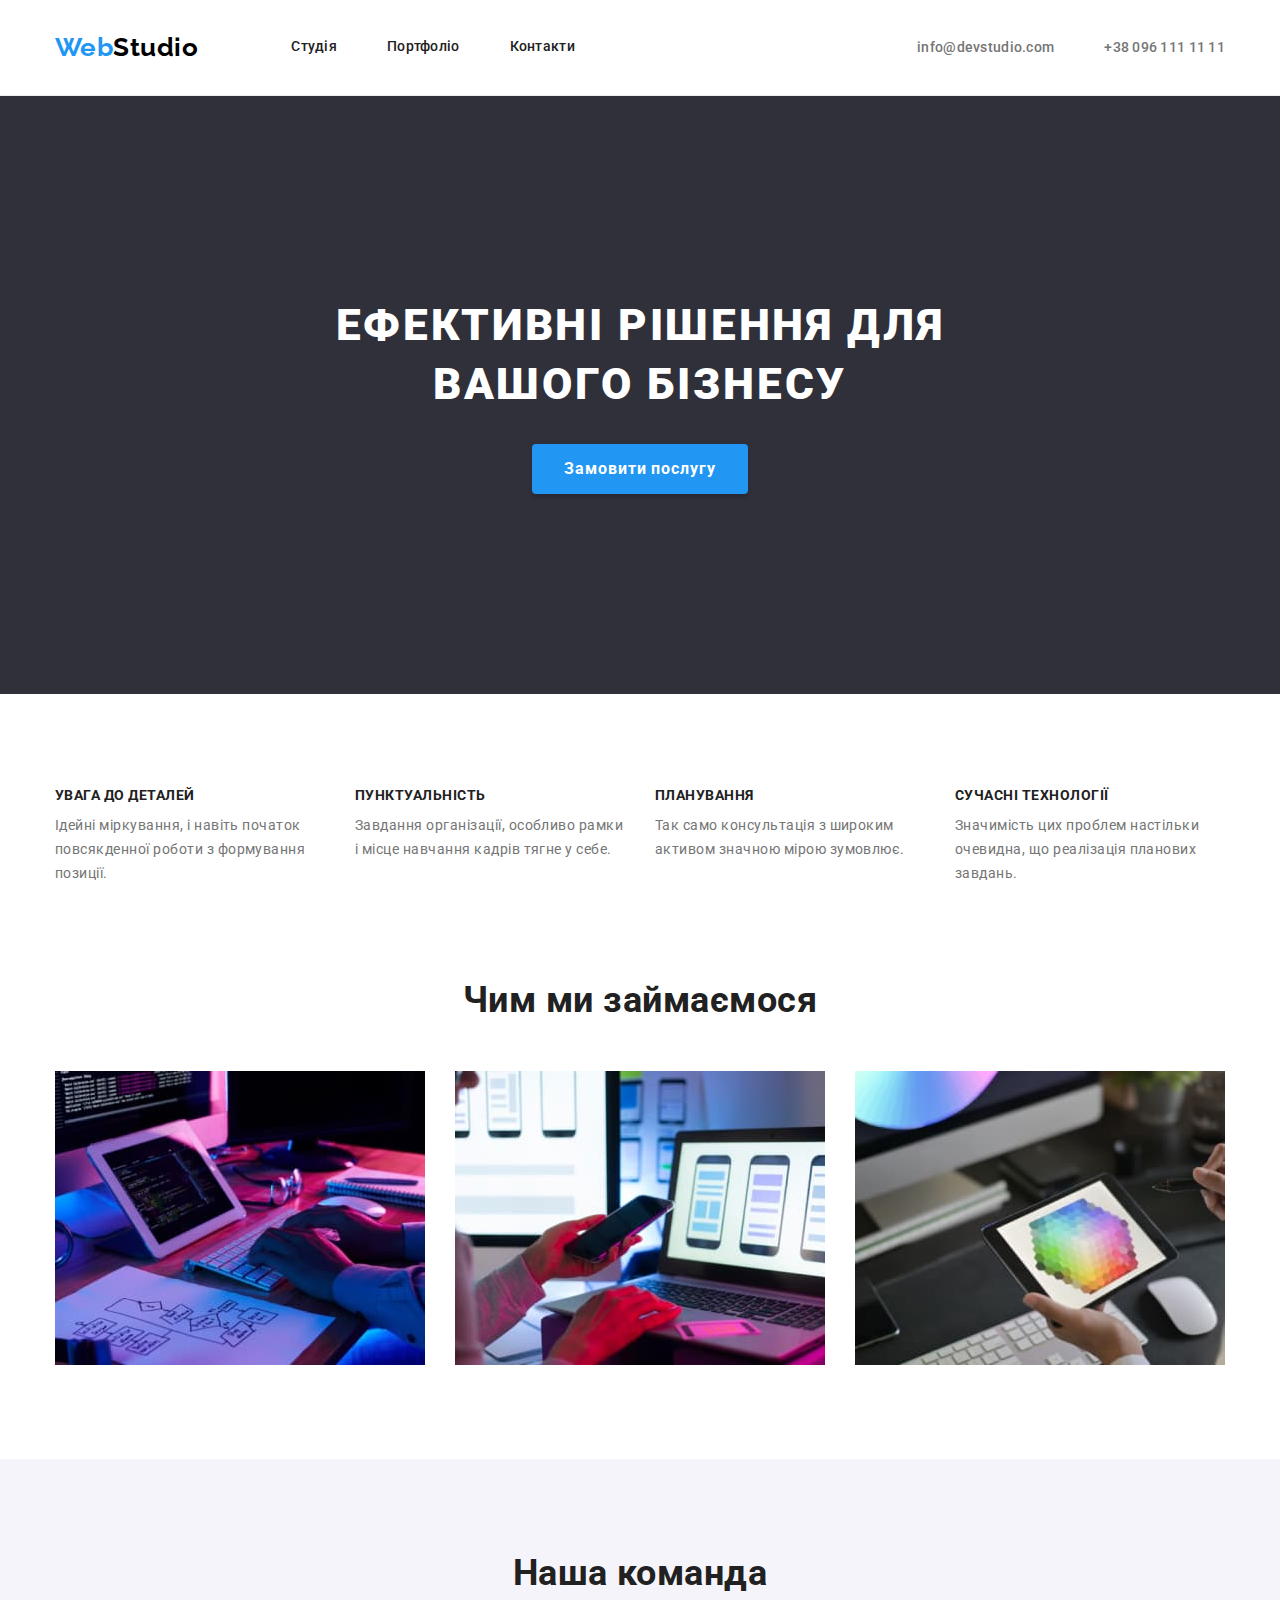
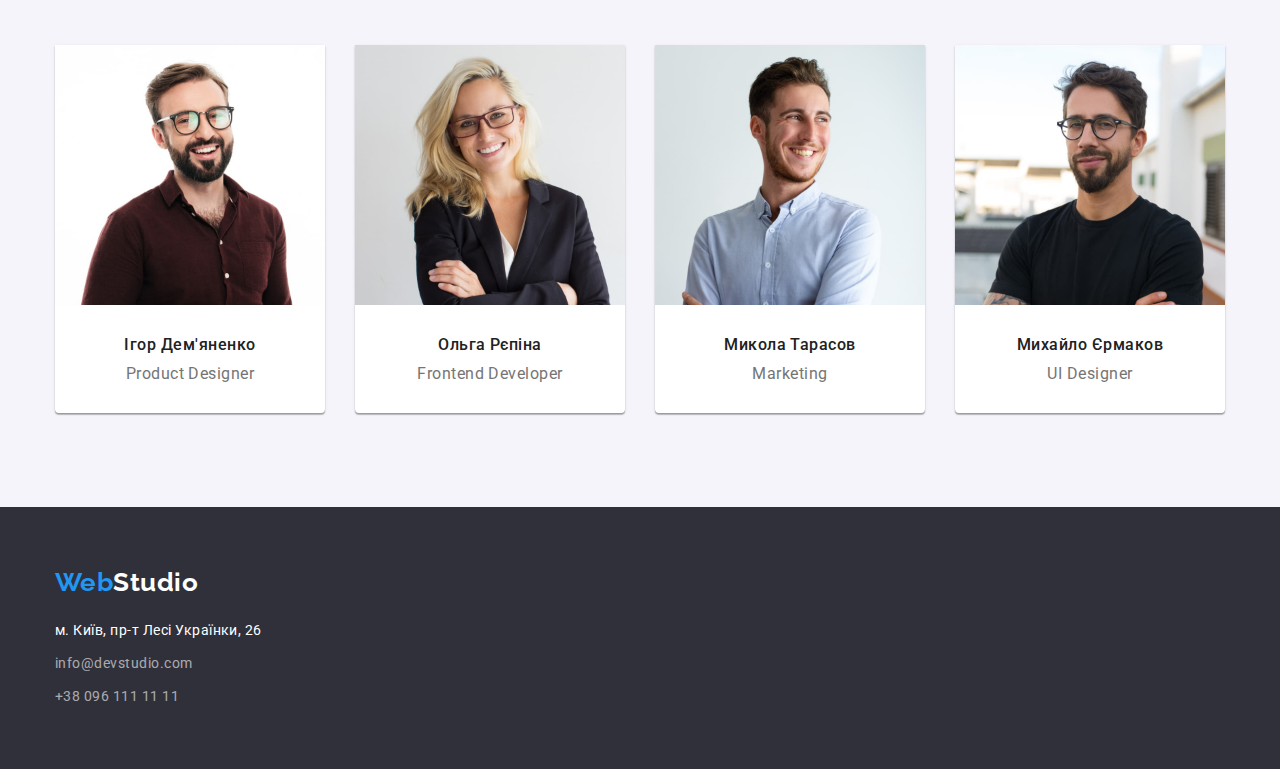
<file: index.html>
<!DOCTYPE html>
<html lang="uk">

<head>
    <meta charset="UTF-8">
    <meta http-equiv="X-UA-Compatible" content="IE=edge">
    <meta name="viewport" content="width=device-width, initial-scale=1.0">
    <title>WebStudio</title>
    <link rel="preconnect" href="https://fonts.googleapis.com">
    <link rel="preconnect" href="https://fonts.gstatic.com" crossorigin>
    <link
        href="https://fonts.googleapis.com/css2?family=Montserrat:wght@400;700&family=Raleway:wght@700&family=Roboto:wght@400;500;700;900&display=swap"
        rel="stylesheet">
    <link rel="stylesheet" href="https://cdn.jsdelivr.net/npm/modern-normalize@1.1.0/modern-normalize.min.css">
    <link rel="stylesheet" href="./css/styles.css">

</head>

<body>
    <header class="header">
        <div class="container  head"><a href="./index.html" class="link-logo link"> <span
                    class="logo">Web</span>Studio</a>
            <nav class="nav">
                <ul class="list-style navigation">
                    <li class="nav-list"> <a href="./index.html" class="link"> Студія </a> </li>
                    <li class="nav-list"> <a href="./portfolio.html" class="link"> Портфоліо </a></li>
                    <li class="nav-list"> <a href="" class="link"> Контакти</a></li>
                </ul>
            </nav>
            <ul class="list-style header-contacts">
                <li class="contact"><a href="mailto:info@devstudio.com" class="link-header">info@devstudio.com</a></li>
                <li class="contact"><a href="tel:+380961111111" class="link-header">+38 096 111 11 11</a></li>
            </ul>
        </div>
    </header>
    <main>
        <!--blok-hero -->
        <section class="hero">
            <div class="container">
                <h1 class="hero-title">Ефективні рішення для вашого бізнесу</h1>
                <button class="button" type="button"> Замовити послугу</button>
            </div>

        </section>
        <!--section1-->
        <section class="section">
            <div class="container">
                <h2 class="title visually-hidden"> Наші особливості</h2>
                <ul class="list-style first-section">
                    <li class="benefits">
                        <h3 class="titles">УВАГА ДО ДЕТАЛЕЙ</h3>
                        <p class="text">Ідейні міркування, і навіть початок повсякденної роботи з формування позиції.
                        </p>
                    </li>
                    <li class="benefits">
                        <h3 class="titles">ПУНКТУАЛЬНІСТЬ</h3>
                        <p class="text">Завдання організації, особливо рамки і місце навчання кадрів тягне у себе.</p>
                    </li>
                    <li class="benefits">
                        <h3 class="titles">ПЛАНУВАННЯ</h3>
                        <p class="text">Так само консультація з широким активом значною мірою зумовлює.</p>
                    </li>
                    <li class="benefits">
                        <h3 class="titles">СУЧАСНІ ТЕХНОЛОГІЇ</h3>
                        <p class="text">Значимість цих проблем настільки очевидна, що реалізація планових завдань.</p>
                    </li>
                </ul>
            </div>

        </section>
        <!--section2-->
        <section class=" about section ">
            <div class="container">
                <h2 class="title ">Чим ми займаємося</h2>
                <ul class="list-style photo-cards">
                    <li><img src="./images/img-1.jpg" alt="зображеня-1" width="370" height="294"></li>
                    <li><img src="./images/img-2.jpg" alt="зображеня-2" width="370" height="294"></li>
                    <li><img src="./images/img-3.jpg" alt="зображеня-3" width="370" height="294"></li>
                </ul>
            </div>

        </section>
        <!--section3-->
        <section class="backgrond section section">
            <div class="container team">
                <h2 class="title">Наша команда</h2>
                <ul class="list-style teams-card">
                    <li class="team-elements">
                        <img src="./images/igor.jpg" alt="igor" width="270" height="260">
                        <div class="internal">
                            <h3 class="titles-team">Ігор Дем'яненко</h3>
                            <p lang="en" class="profession">Product Designer</p>
                        </div>
                    </li>
                    <li class="team-elements">
                        <img src="./images/olga.jpg" alt="olga" width="270" height="260">
                        <div class="internal">
                            <h3 class="titles-team">Ольга Рєпіна</h3>
                            <p lang="en" class="profession">Frontend Developer</p>
                        </div>

                    </li>
                    <li class="team-elements">
                        <img src="./images/mykola.jpg" alt="mykola" width="270" height="260">
                        <div class="internal">
                            <h3 class="titles-team">Микола Тарасов</h3>
                            <p lang="en" class="profession"> Marketing</p>
                        </div>

                    </li>
                    <li class="team-elements">
                        <img src="./images/myhailo.jpg" alt="myhailo" width="270" height="260">
                        <div class="internal">
                            <h3 class="titles-team">Михайло Єрмаков</h3>
                            <p lang="en" class="profession">UI Designer</p>
                        </div>

                    </li>
                </ul>
            </div>

        </section>
    </main>
    <footer class="footer">
        <div class="container"> <a href="./index.html" class="footer-link link"> <span class="logo">
                    Web</span>Studio</a>
            <address class="address">
                <ul class="footer-styles">
                    <li class="footer-links"><a href="https://goo.gl/maps/CPtrU1FHBa2aNyZL9" target="_blank"
                            rel="noopener noreferrer nofollow" class="link">м. Київ, пр-т Лесі Українки, 26</a></li>
                    <li class="footer-links"><a href="mailto:info@devstudio.com"
                            class="mailto-link link">info@devstudio.com</a></li>
                    <li class="footer-links"><a href="tel:+380961111111" class="tel-link link">+38 096 111 11 11</a>
                    </li>
                </ul>
            </address>
        </div>
    </footer>
</body>

</html>
</file>
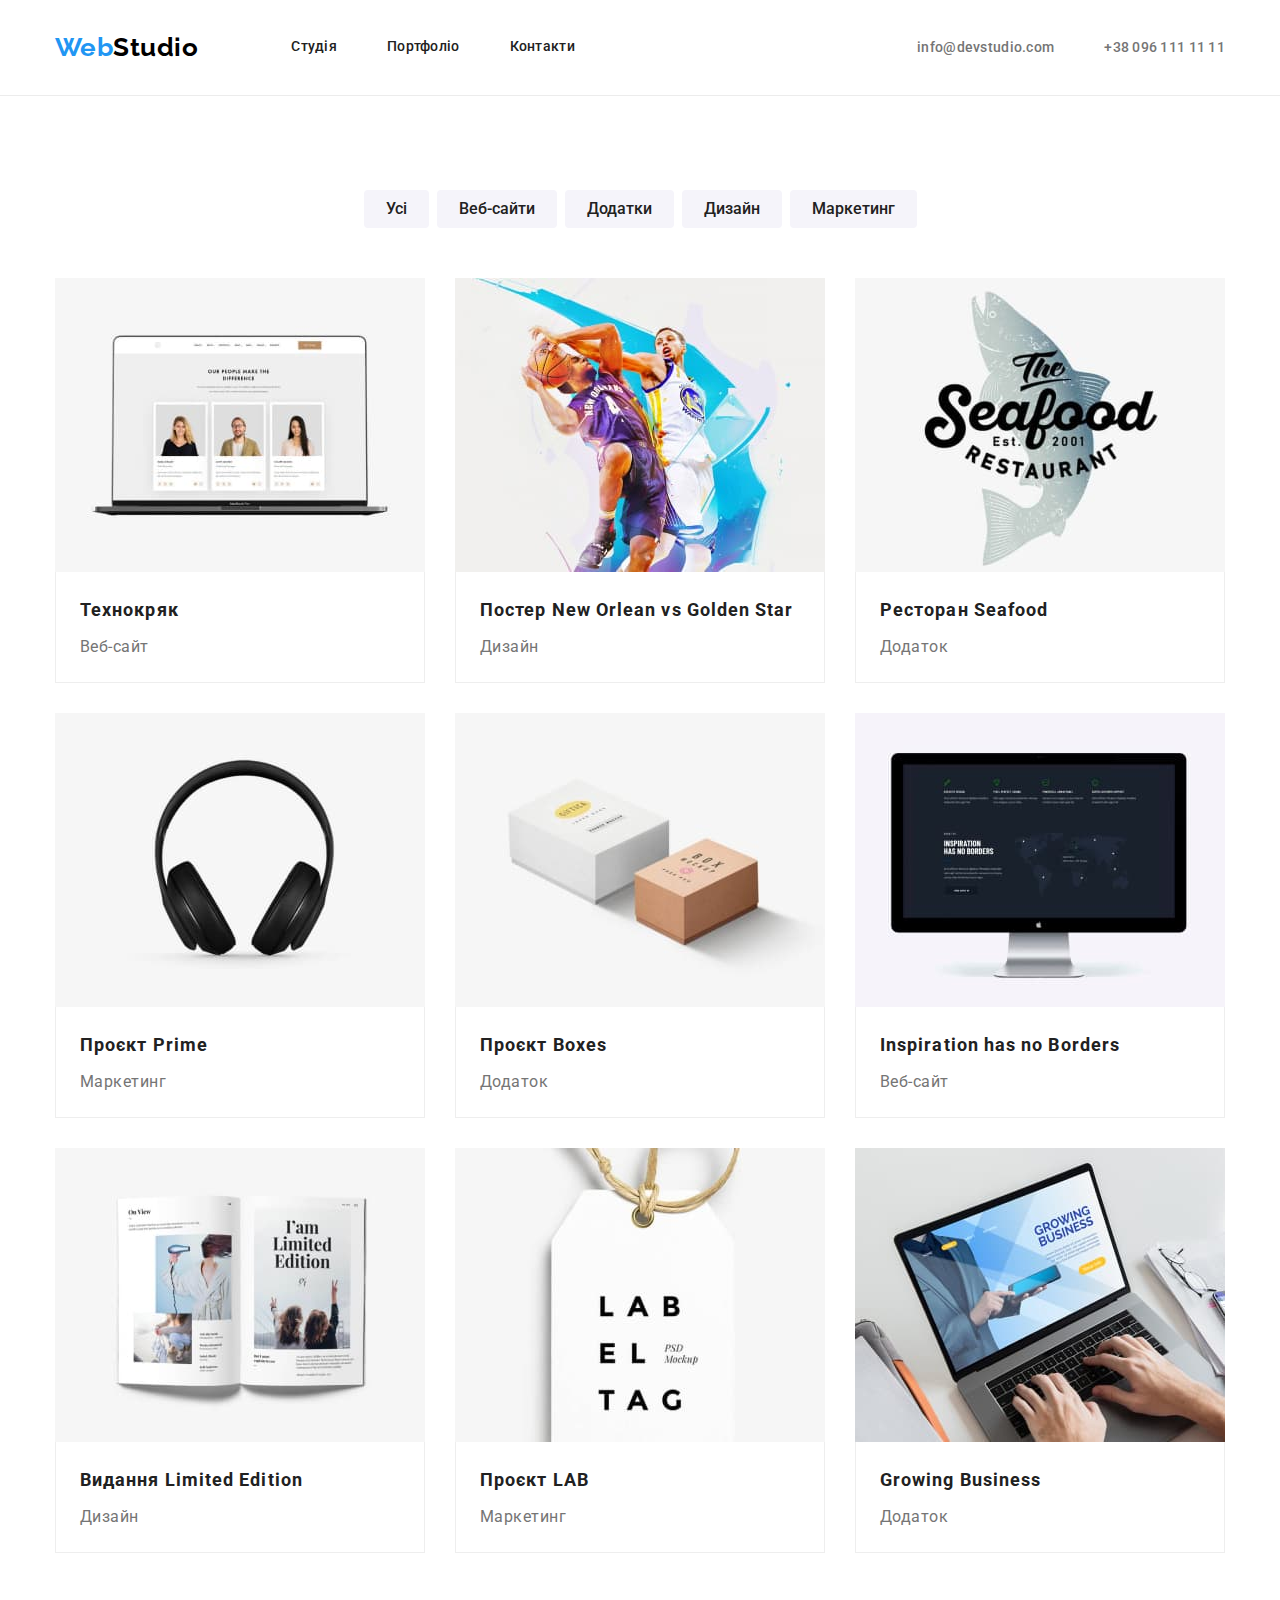
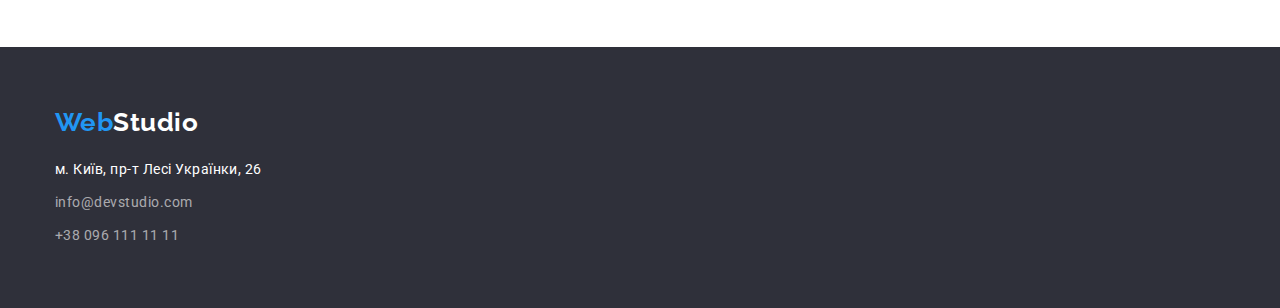
<file: portfolio.html>
<!DOCTYPE html>
<html lang="uk">

<head>
    <meta charset="UTF-8">
    <meta http-equiv="X-UA-Compatible" content="IE=edge">
    <meta name="viewport" content="width=device-width, initial-scale=1.0">
    <title>Portfolio</title>
    <link rel="preconnect" href="https://fonts.googleapis.com">
    <link rel="preconnect" href="https://fonts.gstatic.com" crossorigin>
    <link
        href="https://fonts.googleapis.com/css2?family=Montserrat:wght@400;700&family=Raleway:wght@700&family=Roboto:wght@400;500;700;900&display=swap"
        rel="stylesheet">
    <link rel="stylesheet" href="https://cdn.jsdelivr.net/npm/modern-normalize@1.1.0/modern-normalize.min.css">
    <link rel="stylesheet" href="./css/styles.css">
</head>

<body>
    <header class="header">
        <div class="container  head"><a href="./index.html" class="link-logo link"> <span
                    class="logo">Web</span>Studio</a>
            <nav class="nav">
                <ul class="list-style navigation">
                    <li class="nav-list"> <a href="./index.html" class="link"> Студія </a> </li>
                    <li class="nav-list"> <a href="./portfolio.html" class="link"> Портфоліо </a></li>
                    <li class="nav-list"> <a href="" class="link"> Контакти</a></li>
                </ul>
            </nav>
            <ul class="list-style header-contacts">
                <li class="contact"><a href="mailto:info@devstudio.com" class="link-header">info@devstudio.com</a></li>
                <li class="contact"><a href="tel:+380961111111" class="link-header">+38 096 111 11 11</a></li>
            </ul>
        </div>
    </header>
    <main>
        <section class="section">
            <h1 class="visually-hidden">Портфоліо</h1>
            <div class="container">
                <ul class="list-style-portfolio">
                    <li class="li-butttons"><button type="button" class="button-portfolio">Усі</button></li>
                    <li class="li-butttons"><button type="button" class="button-portfolio">Веб-сайти</button></li>
                    <li class="li-butttons"><button type="button" class="button-portfolio">Додатки</button></li>
                    <li class="li-butttons"><button type="button" class="button-portfolio">Дизайн</button></li>
                    <li class="li-butttons"><button type="button" class="button-portfolio">Маркетинг</button></li>
                </ul>

                <ul class="list-style products">
                    <li class="net">
                        <a href="" class="portfolio-link">
                            <img src="./images/portfolio/portfolio-1.jpg" alt="ноутбук" width="370" height="294">
                            <div class="cards-product">
                                <h2 class="title-portfolio">Технокряк</h2>
                                <p> Веб-сайт</p>
                            </div>
                        </a>
                    </li>
                    <li class="net">
                        <a href="" class="portfolio-link">
                            <img src="./images/portfolio/portfolio-2.jpg" alt="дві людини" width="370" height="294">
                            <div class="cards-product">
                                <h2 class="title-portfolio">Постер New Orlean vs Golden Star</h2>
                                <p>Дизайн</p>
                            </div>
                        </a>
                    </li>
                    <li class="net">
                        <a href="" class="portfolio-link">
                            <img src="./images/portfolio/portfolio-3.jpg" alt="риба" width="370" height="294">
                            <div class="cards-product">
                                <h2 class="title-portfolio">Ресторан Seafood</h2>
                                <p>Додаток</p>
                            </div>
                        </a>
                    </li>
                    <li class="net">
                        <a href="" class="portfolio-link">
                            <img src="./images/portfolio/portfolio-4.jpg" alt="наушники" width="370" height="294">
                            <div class="cards-product">
                                <h2 class="title-portfolio">Проєкт Prime</h2>
                                <p>Маркетинг</p>
                            </div>
                        </a>
                    </li>
                    <li class="net">
                        <a href="" class="portfolio-link">
                            <img src="./images/portfolio/portfolio-5.jpg" alt="коробки" width="370" height="294">
                            <div class="cards-product">
                                <h2 class="title-portfolio">Проєкт Boxes</h2>
                                <p>Додаток</p>
                            </div>
                        </a>
                    </li>
                    <li class="net">
                        <a href="" class="portfolio-link">
                            <img src="./images/portfolio/portfolio-6.jpg" alt="монітор" width="370" height="294">
                            <div class="cards-product">
                                <h2 lang="en" class="title-portfolio">Inspiration has no Borders</h2>
                                <p>Веб-сайт</p>
                            </div>
                        </a>
                    </li>
                    <li class="net">
                        <a href="" class="portfolio-link">
                            <img src="./images/portfolio/portfolio-7.jpg" alt="книга" width="370" height="294">
                            <div class="cards-product">
                                <h2 lang="en" class="title-portfolio">Видання Limited Edition</h2>
                                <p>Дизайн</p>
                            </div>
                        </a>
                    </li>
                    <li class="net">
                        <a href="" class="portfolio-link">
                            <img class="img" src="./images/portfolio/portfolio-8.jpg" alt="ярлик" width="370"
                                height="294">
                            <div class="cards-product">
                                <h2 class="title-portfolio">Проєкт LAB</h2>
                                <p>Маркетинг</p>
                            </div>
                        </a>
                    </li>
                    <li class="net">
                        <a href="" class="portfolio-link">
                            <img src="./images/portfolio/portfolio-9.jpg" alt="друкує на ноутбуці" width="370"
                                height="294">
                            <div class="cards-product">
                                <h2 lang="en" class="title-portfolio">Growing Business</h2>
                                <p>Додаток</p>
                            </div>
                        </a>
                    </li>
                </ul>
            </div>
        </section>
    </main>
    <footer class="footer">
        <div class="container"> <a href="./index.html" class="footer-link link"> <span class="logo">
                    Web</span>Studio</a>
            <address class="address">
                <ul class="footer-styles">
                    <li class="footer-links"><a href="https://goo.gl/maps/CPtrU1FHBa2aNyZL9" target="_blank"
                            rel="noopener noreferrer nofollow" class="link">м. Київ, пр-т Лесі Українки, 26</a></li>
                    <li class="footer-links"><a href="mailto:info@devstudio.com"
                            class="mailto-link link">info@devstudio.com</a></li>
                    <li class="footer-links"><a href="tel:+380961111111" class="tel-link link">+38 096 111 11 11</a>
                    </li>
                </ul>
            </address>
        </div>
    </footer>
</body>

</html>
</file>
<file: css/styles.css>
:root{
    --primary-text-color: #757575;
    --title-text-color: #212121;
    --accent-color: #2196F3;
    --second-background-color: #2F303A;
    --first-boby-color: #F5F5F5;
    --second-body-color: #F5F4FA;
    --white-color: #FFFFFF;
    --black-color: #000000;
    --column-gap: 30px;
    --margin-none: 0px;
   
}
body{
    font-family: 'Roboto', sans-serif;
    color: var(--primary-text-color);
    background-color: var(--white-color);
    letter-spacing: 0.03em;
}
p{
    margin: var(--margin-none);
}
.header{
    background-color: var(--white-color);
    font-weight: 500;
    border-bottom: solid 1px #ECECEC;

}
.head{
    display: flex;}
.container{
    width: 1200px;
    padding-left: 15px;
    padding-right: 15px;
    align-items: center;
    margin-left: auto;
    margin-right: auto;
}
 img{
    display: block;
    max-width: 100%;
    height: auto;
}
h1,h2,h3,h4,h5,h6{
    margin: var(--margin-none);
}
.section{
    padding-top: 94px;
    padding-bottom: 94px;
}
.link-header{
    text-decoration: none;
    color:var(--primary-text-color);
    font-size: 14px;
    line-height: 1.14;
    letter-spacing: 0.02em;
    font-weight: 500;

}
.header-contacts{
    display: flex;
    padding: 0px;
    margin: var(--margin-none);
    margin-left: auto;
   
    
    
}
.contact+.contact{
    margin-left: 50px;
}
.link-header:hover,
.link-header:focus{
    color: var(--accent-color);
}
.link{
    text-decoration: none;
    color:inherit;
    padding-top: 32px;
    padding-bottom: 32px;
}
.link:hover{
    color: var(--accent-color);
}
.link:focus {
    color: var(--accent-color);
}
.link-logo{
    margin-right: 93px;
    font-family: 'Raleway', sans-serif;
    font-weight: 700;
    font-size: 26px;
    line-height: 1.19;
    color: var(--black-color);
}
.nav{

    font-weight: 500;
    font-size: 14px;
    line-height: 1.14;
    letter-spacing: 0.02em;
    color: var(--title-text-color);
}
.navigation{
    display: flex;
    padding-left: 0px;
    margin: var(--margin-none);
}
.nav-list:not(:last-child){
    margin-right: 50px;
}
.logo{
    color: var(--accent-color);
}
.list-style {
    list-style: none;
    padding-left: 0px;
   
}
.hero{
    background-color: var(--second-background-color);
    flex-direction: column;
    text-align: center;
    padding-top: 200px;
    padding-bottom: 200px;
    
    
}
.hero-title{
    color: var(--white-color);
    font-weight: 900;
    font-size: 44px;
    line-height: 1.34;
    letter-spacing: 0.06em;
    text-transform: uppercase;
    
    
    margin-left: auto;
    margin-right: auto;
    width: 696px;
}
.button{
    font-family: 'Roboto', sans-serif;
    font-weight: 700;
    font-size: 16px;
    line-height: 1.88;
    letter-spacing: 0.06em; 
    color: var(--white-color);
    background-color: var(--accent-color);
    box-shadow: 0px 4px 4px rgba(0, 0, 0, 0.15);
    cursor: pointer;
    border: 0;
    border-radius: 4px;
    padding: 10px 32px;
    margin-top: var(--column-gap);
    
}
.button:hover, .button:focus{
    background-color:#188CE8;
}
.visually-hidden {
    position: absolute;
    white-space: nowrap;
    width: 1px;
    height: 1px;
    overflow: hidden;
    border: 0;
    padding: 0;
    clip: rect(0 0 0 0);
    clip-path: inset(50%);
    margin: -1px;}
.text{
    
    font-size: 14px;
    line-height: 1.71;
    margin: var(--margin-none);
}
.benefits{
    width: calc((100% - 90px)/4);
    margin-right: 30px;
}
.benefits:nth-child(4n){
    margin-right: 0px;
}

.first-section{
    display: flex;
    margin: var(--margin-none);
}
.about{
    padding-top: 0;
}
.photo-cards{
    display: flex;
    margin:var(--margin-none);
    column-gap: var(--column-gap);
}
.backgrond{
background-color: var(--second-body-color);    
}
.titles-team{
    color:var(--title-text-color);
    font-weight: 500;
    font-size: 16px;
    line-height: 1.19;
    margin:var(--margin-none) ;
    margin-bottom: 10px ;

    text-align: center;
}
.teams-card{
   
    display: flex;
    margin: var(--margin-none);
  

    
}
.team-elements {
    background-color: var(--white-color);
    border-radius: 0px 0px 4px 4px;
    width: calc((100% - 90px)/4);
    margin-right: 30px;
    box-shadow: 0px 1px 3px rgba(0, 0, 0, 0.12), 0px 1px 1px rgba(0, 0, 0, 0.14), 0px 2px 1px rgba(0, 0, 0, 0.2);

}
.team-elements:nth-child(4){
    margin-right: var(--margin-none);
}
.profession{
    font-size: 16px;
    line-height: 1.19;
    margin: var(--margin-none);

    text-align: center;
}
.internal{
    padding-top: 30px;
    padding-bottom: 30px;
    
}
.title{
    color: var(--title-text-color);
    font-weight: 700;
    font-size: 36px;
    line-height: 1.16;
    margin: var(--margin-none);
    margin-bottom: 50px;

    text-align: center;
}
.titles{
    color: var(--title-text-color);
    font-weight: 700;
    font-size: 14px;
    line-height: 1.14;
    text-transform: uppercase;
     
    margin-top: var(--margin-none);
    margin-bottom: 10px;
}
.portfolio-link {
    text-decoration: none;
    color: var(--primary-text-color);
    font-size: 16px;
    line-height: 1.87;
    margin: var(--margin-none);
}
.title-portfolio{
    font-weight: 700;
    font-size: 18px;
    line-height: 2;
    letter-spacing: 0.06em;
    color: var(--title-text-color);
    margin: var(--margin-none);
    margin-bottom: 4px;

}
.li-butttons+ .li-butttons{
    margin-left: 8px;
}
.button-portfolio {
    font-family: 'Roboto', sans-serif;
    font-weight: 500;
    font-size: 16px;
    line-height: 1.62;
    background-color: var(--second-body-color);
    color: var(--title-text-color);
    cursor: pointer;

    border-radius: 4px;
    border: 0px;
    padding: 6px 22px;
}
.button-portfolio:hover,
.button-portfolio:focus{
    background-color: var(--accent-color);
    color: var(--white-color);
}
.list-style-portfolio{
    list-style: none;

    display: flex;
    padding-left: 0px;
    justify-content: center;
    margin-bottom: var(--margin-none);
    margin-top: var(--margin-none);
    
}
.cards-product{
    padding: 20px 24px;
    width: 370px;
    border-bottom: 1px solid #EEEEEE;
    border-left: 1px solid #EEEEEE;
    border-right: 1px solid #EEEEEE;
}
.products{
    margin-top: 50px;
    margin-right: calc(-1 * var(--column-gap));
    margin-bottom: calc(-1 * var(--column-gap));
    display: flex;
    flex-wrap: wrap;
    
}
.net{
    width: calc(100% /3 - var(--column-gap));
    margin-right: var(--column-gap);
    margin-bottom: var(--column-gap);
}
.net:nth-child(3n){
    margin-right: var(--margin-none);
}


.footer{
    background-color: var(--second-background-color);
    color: var(--white-color);
    font-size: 14px;
    line-height: 1.71;
    padding-top: 60px;
    padding-bottom: 60px;

}
.mailto-link,
.tel-link {
    
    text-decoration: none;
    color: rgba(255, 255, 255, 0.6);
    padding: 0px;
}
.address{
    font-style: normal;
    margin-top: 20px;
    padding: 0px;
}
.footer-link{
    font-family: 'Raleway';
    font-weight: 700;
    font-size: 26px;
    line-height: 1.19;
    padding: 0px;
    
}
.footer-styles{
    list-style: none;
    padding: 0px;
    margin: 0px;
}

.footer-links:not(:last-child){ 
margin-bottom: 9px;
}
</file>
